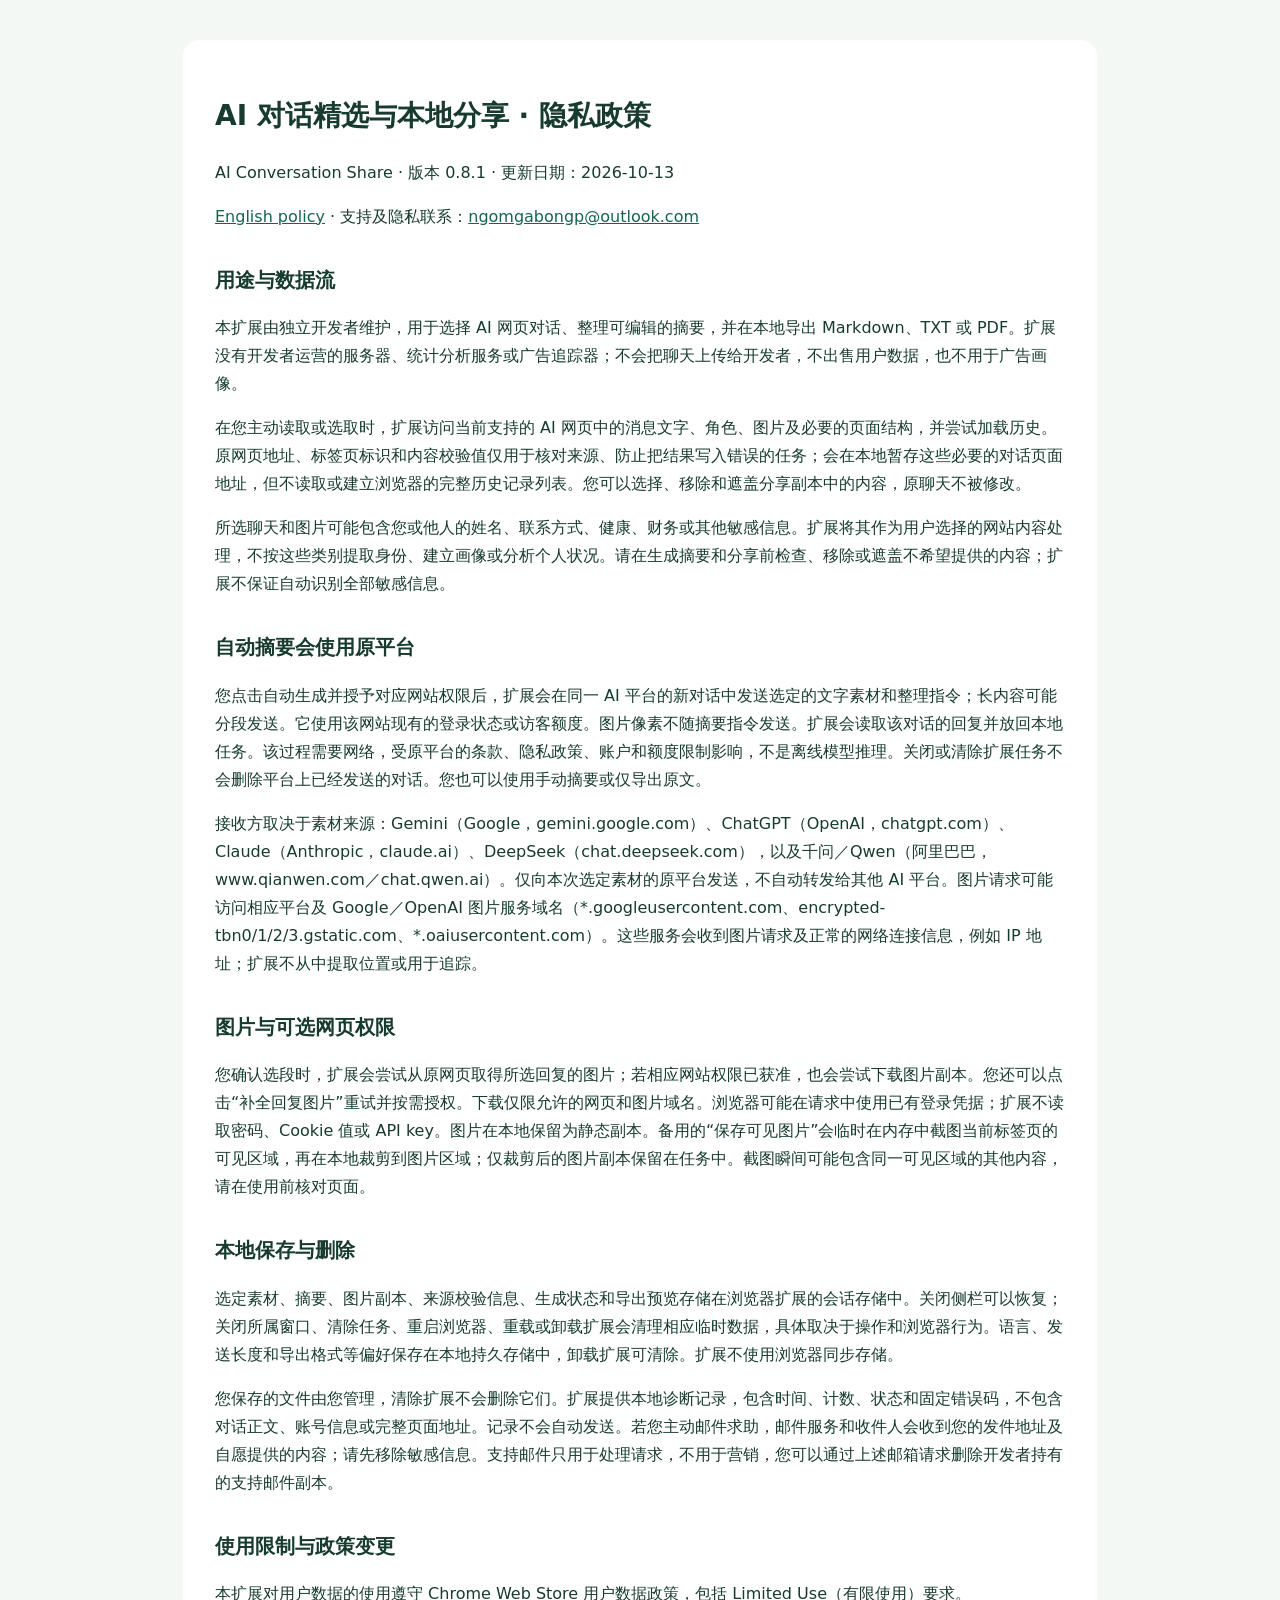
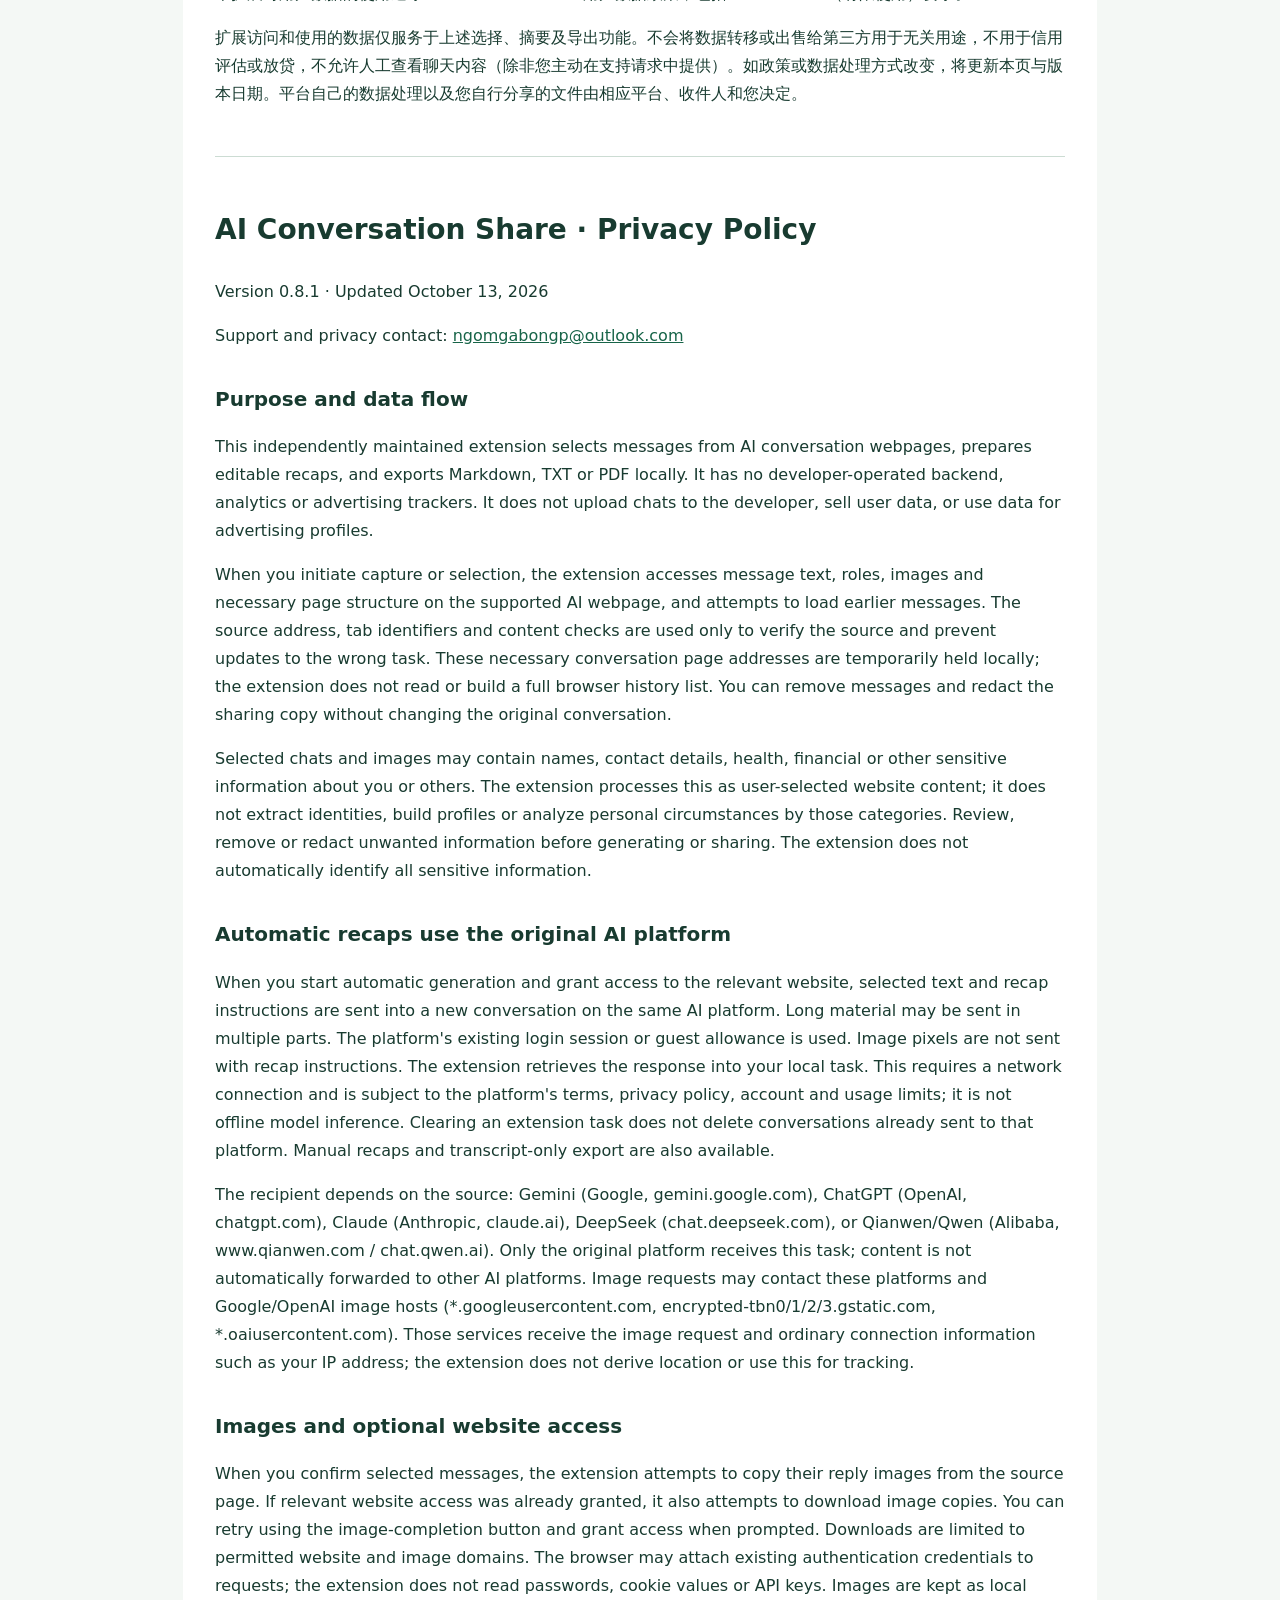
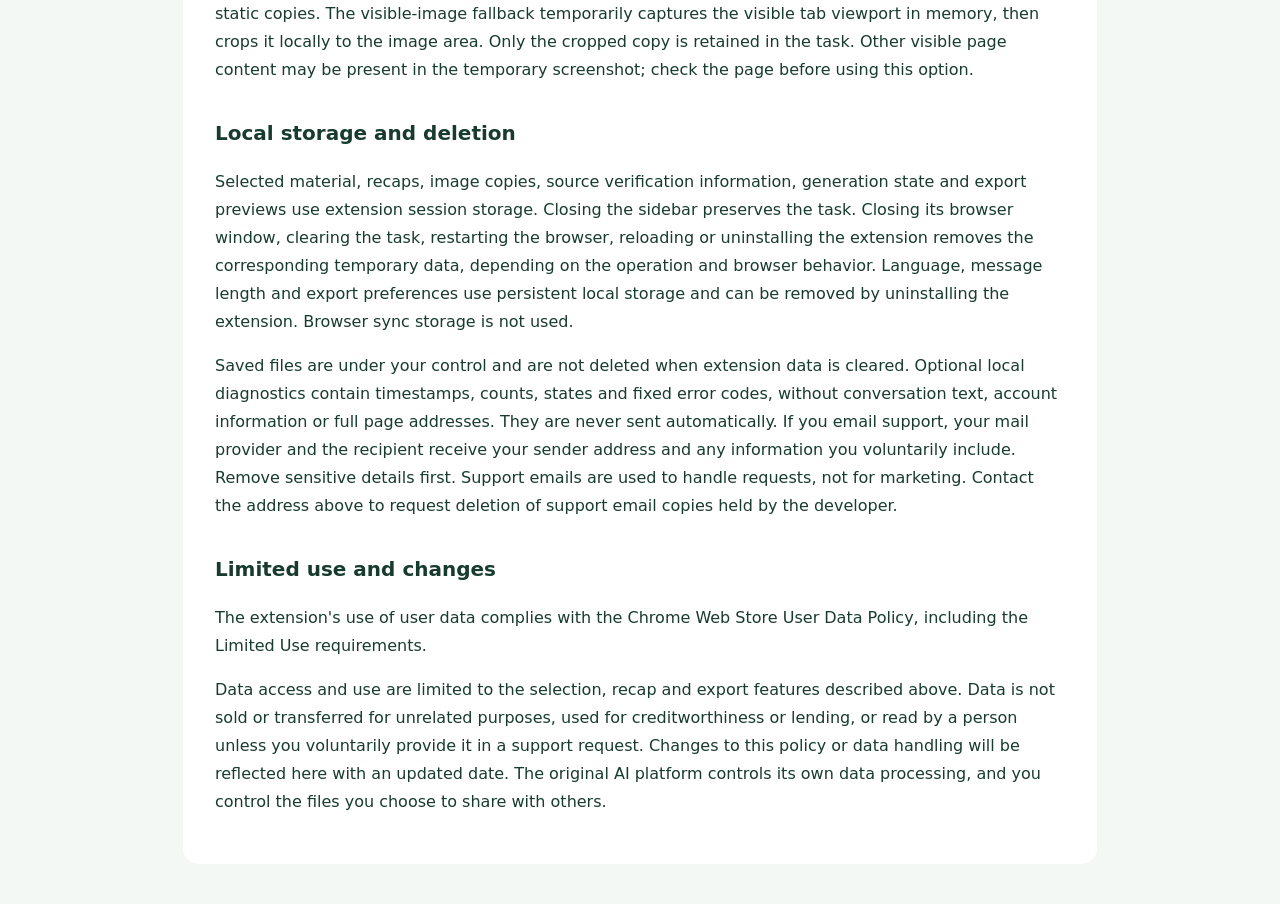
<file: index.html>
<!doctype html>
<html lang="zh-CN"><head><meta charset="utf-8"><meta name="viewport" content="width=device-width,initial-scale=1"><title>AI Conversation Share — 隐私政策 / Privacy Policy</title><link rel="stylesheet" href="privacy.css"></head><body><main>
<h1>AI 对话精选与本地分享 · 隐私政策</h1>
<p>AI Conversation Share · 版本 0.8.1 · 更新日期：2026-10-13</p>
<p><a href="#english">English policy</a> · 支持及隐私联系：<a href="mailto:ngomgabongp@outlook.com">ngomgabongp@outlook.com</a></p>
<h2>用途与数据流</h2>
<p>本扩展由独立开发者维护，用于选择 AI 网页对话、整理可编辑的摘要，并在本地导出 Markdown、TXT 或 PDF。扩展没有开发者运营的服务器、统计分析服务或广告追踪器；不会把聊天上传给开发者，不出售用户数据，也不用于广告画像。</p>
<p>在您主动读取或选取时，扩展访问当前支持的 AI 网页中的消息文字、角色、图片及必要的页面结构，并尝试加载历史。原网页地址、标签页标识和内容校验值仅用于核对来源、防止把结果写入错误的任务；会在本地暂存这些必要的对话页面地址，但不读取或建立浏览器的完整历史记录列表。您可以选择、移除和遮盖分享副本中的内容，原聊天不被修改。</p>
<p>所选聊天和图片可能包含您或他人的姓名、联系方式、健康、财务或其他敏感信息。扩展将其作为用户选择的网站内容处理，不按这些类别提取身份、建立画像或分析个人状况。请在生成摘要和分享前检查、移除或遮盖不希望提供的内容；扩展不保证自动识别全部敏感信息。</p>
<h2>自动摘要会使用原平台</h2>
<p>您点击自动生成并授予对应网站权限后，扩展会在同一 AI 平台的新对话中发送选定的文字素材和整理指令；长内容可能分段发送。它使用该网站现有的登录状态或访客额度。图片像素不随摘要指令发送。扩展会读取该对话的回复并放回本地任务。该过程需要网络，受原平台的条款、隐私政策、账户和额度限制影响，不是离线模型推理。关闭或清除扩展任务不会删除平台上已经发送的对话。您也可以使用手动摘要或仅导出原文。</p>
<p>接收方取决于素材来源：Gemini（Google，gemini.google.com）、ChatGPT（OpenAI，chatgpt.com）、Claude（Anthropic，claude.ai）、DeepSeek（chat.deepseek.com），以及千问／Qwen（阿里巴巴，www.qianwen.com／chat.qwen.ai）。仅向本次选定素材的原平台发送，不自动转发给其他 AI 平台。图片请求可能访问相应平台及 Google／OpenAI 图片服务域名（*.googleusercontent.com、encrypted-tbn0/1/2/3.gstatic.com、*.oaiusercontent.com）。这些服务会收到图片请求及正常的网络连接信息，例如 IP 地址；扩展不从中提取位置或用于追踪。</p>
<h2>图片与可选网页权限</h2>
<p>您确认选段时，扩展会尝试从原网页取得所选回复的图片；若相应网站权限已获准，也会尝试下载图片副本。您还可以点击“补全回复图片”重试并按需授权。下载仅限允许的网页和图片域名。浏览器可能在请求中使用已有登录凭据；扩展不读取密码、Cookie 值或 API key。图片在本地保留为静态副本。备用的“保存可见图片”会临时在内存中截图当前标签页的可见区域，再在本地裁剪到图片区域；仅裁剪后的图片副本保留在任务中。截图瞬间可能包含同一可见区域的其他内容，请在使用前核对页面。</p>
<h2>本地保存与删除</h2>
<p>选定素材、摘要、图片副本、来源校验信息、生成状态和导出预览存储在浏览器扩展的会话存储中。关闭侧栏可以恢复；关闭所属窗口、清除任务、重启浏览器、重载或卸载扩展会清理相应临时数据，具体取决于操作和浏览器行为。语言、发送长度和导出格式等偏好保存在本地持久存储中，卸载扩展可清除。扩展不使用浏览器同步存储。</p>
<p>您保存的文件由您管理，清除扩展不会删除它们。扩展提供本地诊断记录，包含时间、计数、状态和固定错误码，不包含对话正文、账号信息或完整页面地址。记录不会自动发送。若您主动邮件求助，邮件服务和收件人会收到您的发件地址及自愿提供的内容；请先移除敏感信息。支持邮件只用于处理请求，不用于营销，您可以通过上述邮箱请求删除开发者持有的支持邮件副本。</p>
<h2>使用限制与政策变更</h2>
<p>本扩展对用户数据的使用遵守 Chrome Web Store 用户数据政策，包括 Limited Use（有限使用）要求。</p>
<p>扩展访问和使用的数据仅服务于上述选择、摘要及导出功能。不会将数据转移或出售给第三方用于无关用途，不用于信用评估或放贷，不允许人工查看聊天内容（除非您主动在支持请求中提供）。如政策或数据处理方式改变，将更新本页与版本日期。平台自己的数据处理以及您自行分享的文件由相应平台、收件人和您决定。</p>
<hr><section id="english" lang="en">
<h1>AI Conversation Share · Privacy Policy</h1><p>Version 0.8.1 · Updated October 13, 2026</p>
<p>Support and privacy contact: <a href="mailto:ngomgabongp@outlook.com">ngomgabongp@outlook.com</a></p>
<h2>Purpose and data flow</h2>
<p>This independently maintained extension selects messages from AI conversation webpages, prepares editable recaps, and exports Markdown, TXT or PDF locally. It has no developer-operated backend, analytics or advertising trackers. It does not upload chats to the developer, sell user data, or use data for advertising profiles.</p>
<p>When you initiate capture or selection, the extension accesses message text, roles, images and necessary page structure on the supported AI webpage, and attempts to load earlier messages. The source address, tab identifiers and content checks are used only to verify the source and prevent updates to the wrong task. These necessary conversation page addresses are temporarily held locally; the extension does not read or build a full browser history list. You can remove messages and redact the sharing copy without changing the original conversation.</p>
<p>Selected chats and images may contain names, contact details, health, financial or other sensitive information about you or others. The extension processes this as user-selected website content; it does not extract identities, build profiles or analyze personal circumstances by those categories. Review, remove or redact unwanted information before generating or sharing. The extension does not automatically identify all sensitive information.</p>
<h2>Automatic recaps use the original AI platform</h2>
<p>When you start automatic generation and grant access to the relevant website, selected text and recap instructions are sent into a new conversation on the same AI platform. Long material may be sent in multiple parts. The platform's existing login session or guest allowance is used. Image pixels are not sent with recap instructions. The extension retrieves the response into your local task. This requires a network connection and is subject to the platform's terms, privacy policy, account and usage limits; it is not offline model inference. Clearing an extension task does not delete conversations already sent to that platform. Manual recaps and transcript-only export are also available.</p>
<p>The recipient depends on the source: Gemini (Google, gemini.google.com), ChatGPT (OpenAI, chatgpt.com), Claude (Anthropic, claude.ai), DeepSeek (chat.deepseek.com), or Qianwen/Qwen (Alibaba, www.qianwen.com / chat.qwen.ai). Only the original platform receives this task; content is not automatically forwarded to other AI platforms. Image requests may contact these platforms and Google/OpenAI image hosts (*.googleusercontent.com, encrypted-tbn0/1/2/3.gstatic.com, *.oaiusercontent.com). Those services receive the image request and ordinary connection information such as your IP address; the extension does not derive location or use this for tracking.</p>
<h2>Images and optional website access</h2>
<p>When you confirm selected messages, the extension attempts to copy their reply images from the source page. If relevant website access was already granted, it also attempts to download image copies. You can retry using the image-completion button and grant access when prompted. Downloads are limited to permitted website and image domains. The browser may attach existing authentication credentials to requests; the extension does not read passwords, cookie values or API keys. Images are kept as local static copies. The visible-image fallback temporarily captures the visible tab viewport in memory, then crops it locally to the image area. Only the cropped copy is retained in the task. Other visible page content may be present in the temporary screenshot; check the page before using this option.</p>
<h2>Local storage and deletion</h2>
<p>Selected material, recaps, image copies, source verification information, generation state and export previews use extension session storage. Closing the sidebar preserves the task. Closing its browser window, clearing the task, restarting the browser, reloading or uninstalling the extension removes the corresponding temporary data, depending on the operation and browser behavior. Language, message length and export preferences use persistent local storage and can be removed by uninstalling the extension. Browser sync storage is not used.</p>
<p>Saved files are under your control and are not deleted when extension data is cleared. Optional local diagnostics contain timestamps, counts, states and fixed error codes, without conversation text, account information or full page addresses. They are never sent automatically. If you email support, your mail provider and the recipient receive your sender address and any information you voluntarily include. Remove sensitive details first. Support emails are used to handle requests, not for marketing. Contact the address above to request deletion of support email copies held by the developer.</p>
<h2>Limited use and changes</h2>
<p>The extension's use of user data complies with the Chrome Web Store User Data Policy, including the Limited Use requirements.</p>
<p>Data access and use are limited to the selection, recap and export features described above. Data is not sold or transferred for unrelated purposes, used for creditworthiness or lending, or read by a person unless you voluntarily provide it in a support request. Changes to this policy or data handling will be reflected here with an updated date. The original AI platform controls its own data processing, and you control the files you choose to share with others.</p>
</section></main></body></html>
</file>
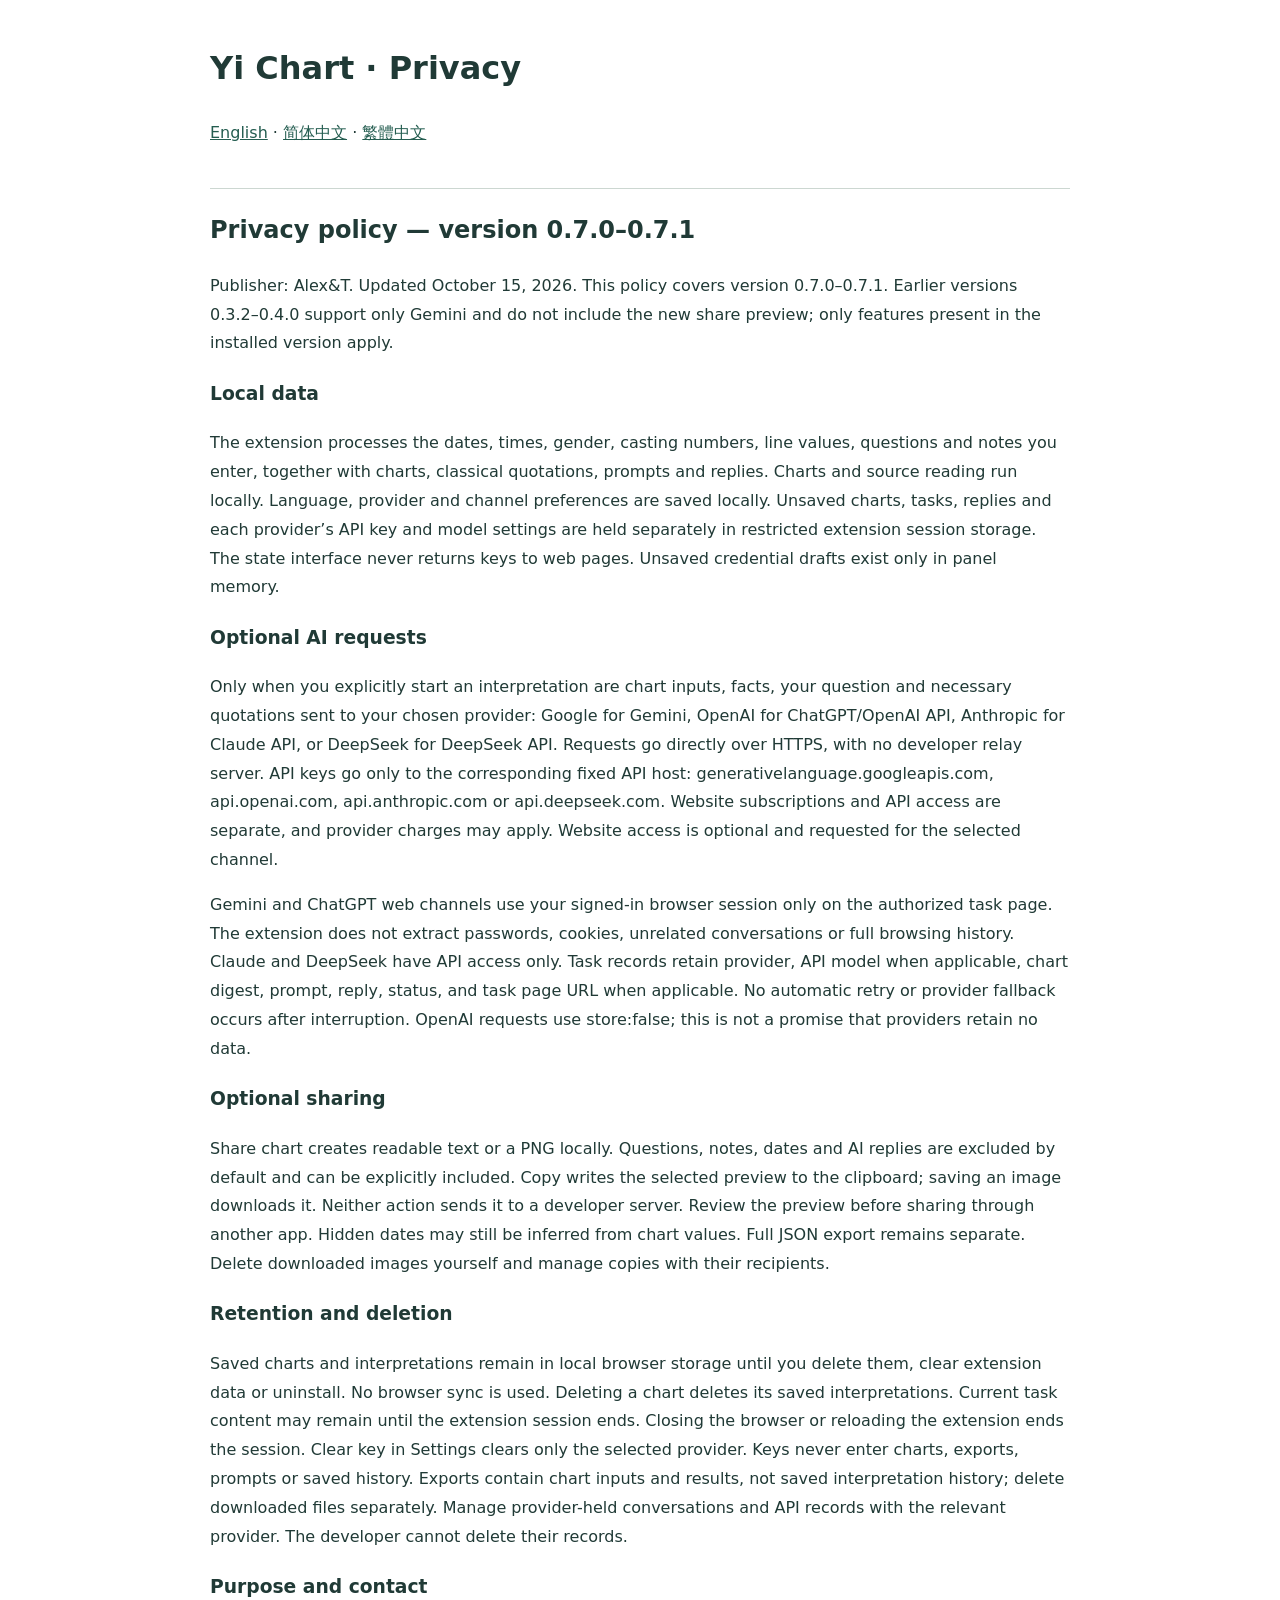
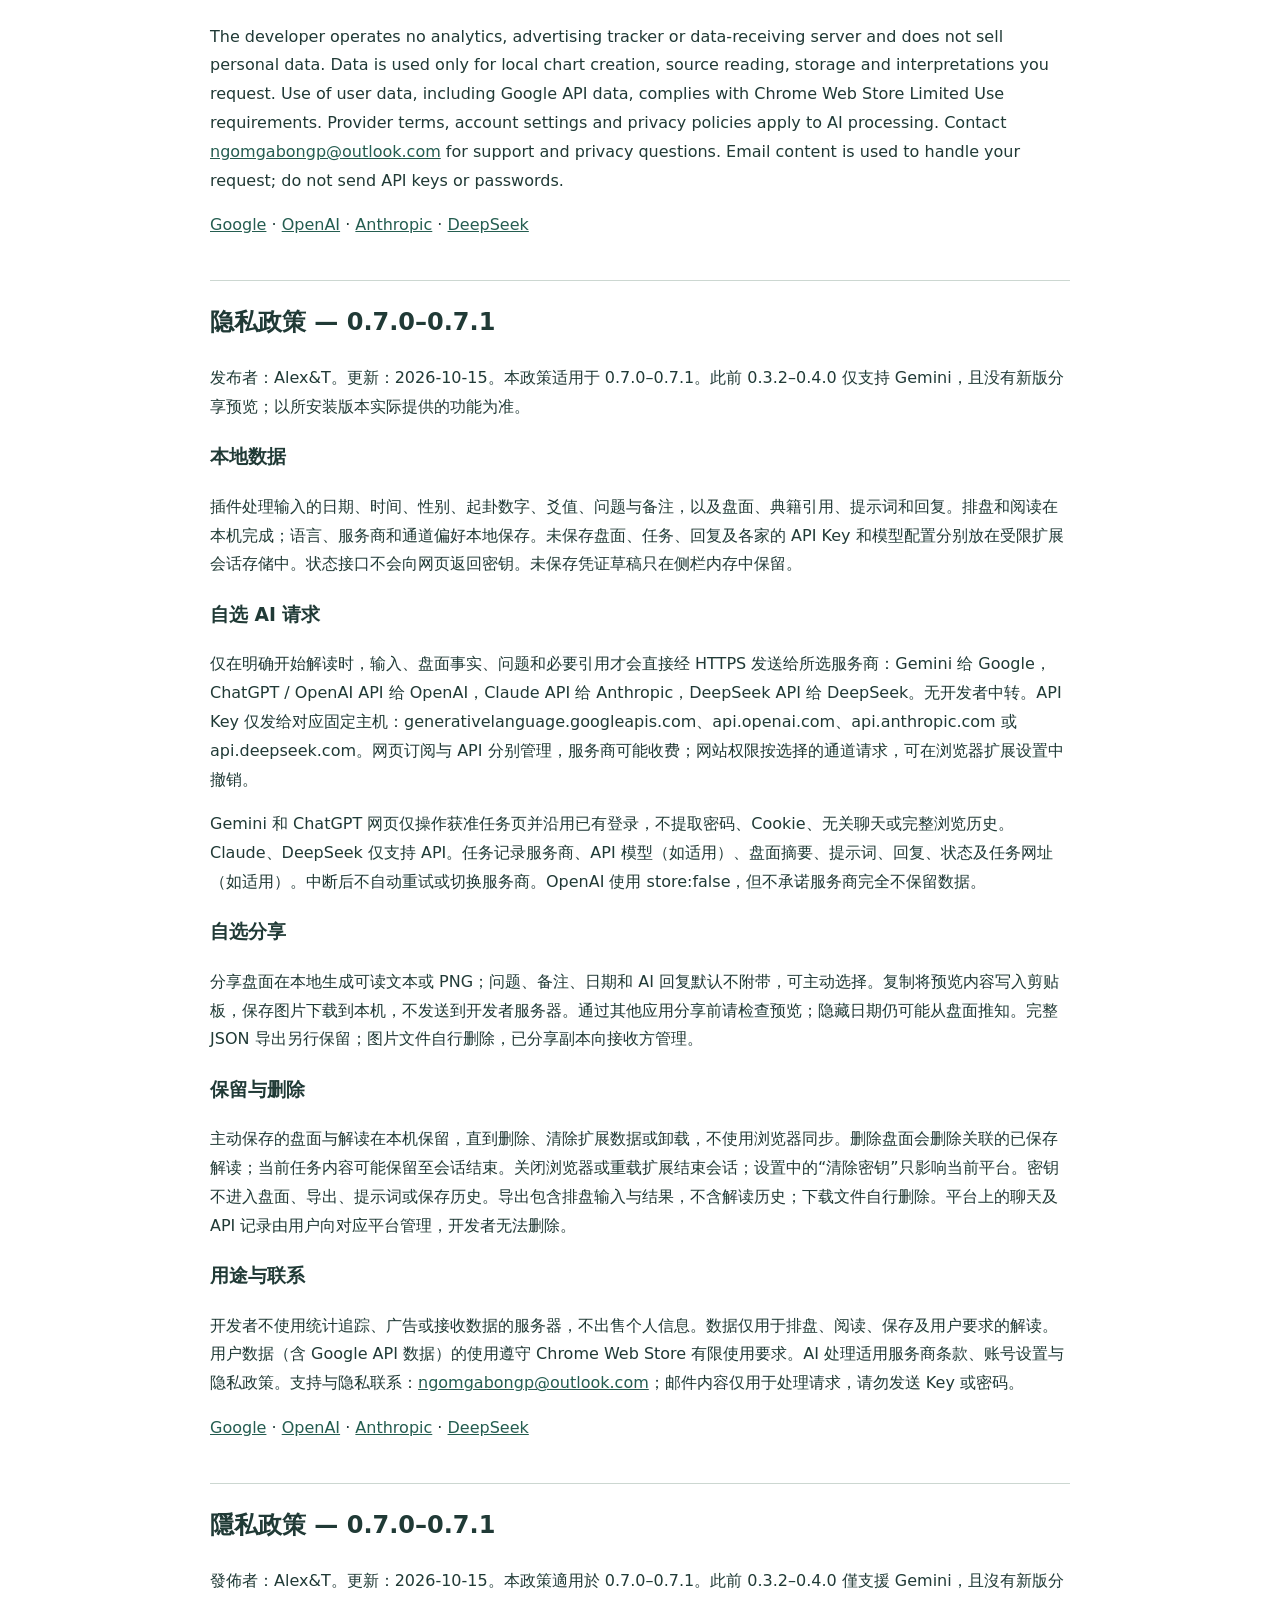
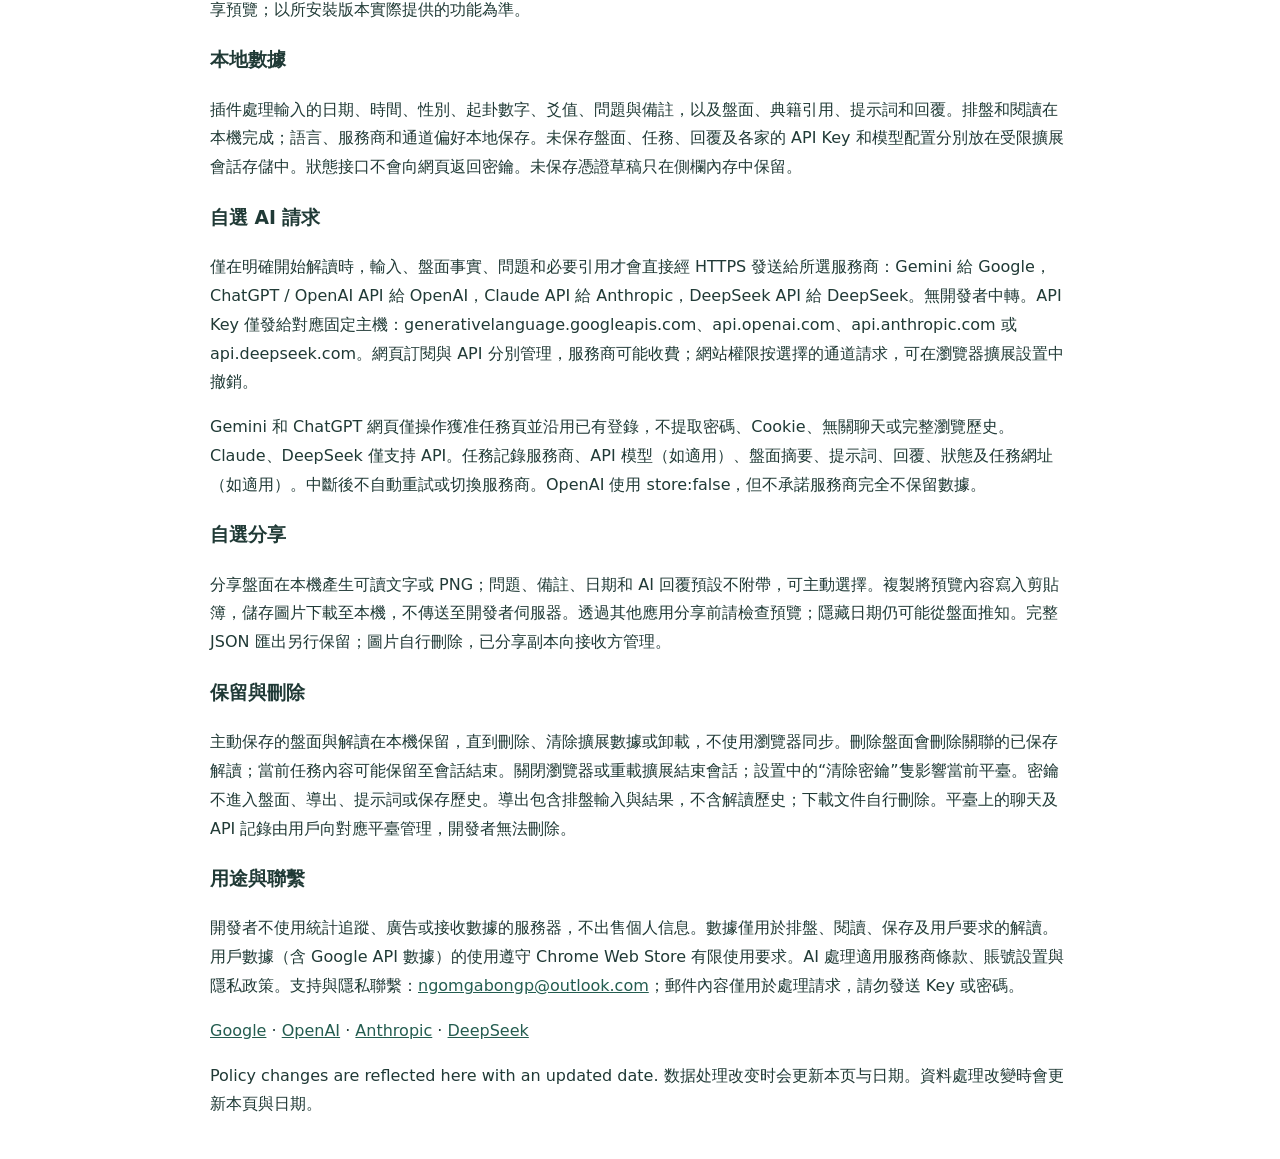
<file: yi-chart/index.html>
<!doctype html><html lang="en"><meta charset="utf-8"><meta name="viewport" content="width=device-width,initial-scale=1"><title>Yi Chart — Privacy 0.7.0–0.7.1</title><style>body{max-width:860px;margin:40px auto;padding:0 24px;font:16px/1.8 system-ui;color:#203a36}section{margin-top:40px;border-top:1px solid #ccd7d1}a{color:#245d50}</style><h1>Yi Chart · Privacy</h1><nav><a href="#en">English</a> · <a href="#cn">简体中文</a> · <a href="#tw">繁體中文</a></nav><section id="en" lang="en"><h2>Privacy policy — version 0.7.0–0.7.1</h2><p>Publisher: Alex&amp;T. Updated October 15, 2026. This policy covers version 0.7.0–0.7.1. Earlier versions 0.3.2–0.4.0 support only Gemini and do not include the new share preview; only features present in the installed version apply.</p><h3>Local data</h3><p>The extension processes the dates, times, gender, casting numbers, line values, questions and notes you enter, together with charts, classical quotations, prompts and replies. Charts and source reading run locally. Language, provider and channel preferences are saved locally. Unsaved charts, tasks, replies and each provider’s API key and model settings are held separately in restricted extension session storage. The state interface never returns keys to web pages. Unsaved credential drafts exist only in panel memory.</p><h3>Optional AI requests</h3><p>Only when you explicitly start an interpretation are chart inputs, facts, your question and necessary quotations sent to your chosen provider: Google for Gemini, OpenAI for ChatGPT/OpenAI API, Anthropic for Claude API, or DeepSeek for DeepSeek API. Requests go directly over HTTPS, with no developer relay server. API keys go only to the corresponding fixed API host: generativelanguage.googleapis.com, api.openai.com, api.anthropic.com or api.deepseek.com. Website subscriptions and API access are separate, and provider charges may apply. Website access is optional and requested for the selected channel.</p><p>Gemini and ChatGPT web channels use your signed-in browser session only on the authorized task page. The extension does not extract passwords, cookies, unrelated conversations or full browsing history. Claude and DeepSeek have API access only. Task records retain provider, API model when applicable, chart digest, prompt, reply, status, and task page URL when applicable. No automatic retry or provider fallback occurs after interruption. OpenAI requests use store:false; this is not a promise that providers retain no data.</p><h3>Optional sharing</h3><p>Share chart creates readable text or a PNG locally. Questions, notes, dates and AI replies are excluded by default and can be explicitly included. Copy writes the selected preview to the clipboard; saving an image downloads it. Neither action sends it to a developer server. Review the preview before sharing through another app. Hidden dates may still be inferred from chart values. Full JSON export remains separate. Delete downloaded images yourself and manage copies with their recipients.</p><h3>Retention and deletion</h3><p>Saved charts and interpretations remain in local browser storage until you delete them, clear extension data or uninstall. No browser sync is used. Deleting a chart deletes its saved interpretations. Current task content may remain until the extension session ends. Closing the browser or reloading the extension ends the session. Clear key in Settings clears only the selected provider. Keys never enter charts, exports, prompts or saved history. Exports contain chart inputs and results, not saved interpretation history; delete downloaded files separately. Manage provider-held conversations and API records with the relevant provider. The developer cannot delete their records.</p><h3>Purpose and contact</h3><p>The developer operates no analytics, advertising tracker or data-receiving server and does not sell personal data. Data is used only for local chart creation, source reading, storage and interpretations you request. Use of user data, including Google API data, complies with Chrome Web Store Limited Use requirements. Provider terms, account settings and privacy policies apply to AI processing. Contact <a href="mailto:ngomgabongp@outlook.com">ngomgabongp@outlook.com</a> for support and privacy questions. Email content is used to handle your request; do not send API keys or passwords.</p><p><a href="https://policies.google.com/privacy">Google</a> · <a href="https://openai.com/policies/privacy-policy/">OpenAI</a> · <a href="https://www.anthropic.com/legal/privacy">Anthropic</a> · <a href="https://cdn.deepseek.com/policies/en-US/deepseek-privacy-policy.html">DeepSeek</a></p></section><section id="cn" lang="zh-CN"><h2>隐私政策 — 0.7.0–0.7.1</h2><p>发布者：Alex&amp;T。更新：2026-10-15。本政策适用于 0.7.0–0.7.1。此前 0.3.2–0.4.0 仅支持 Gemini，且没有新版分享预览；以所安装版本实际提供的功能为准。</p><h3>本地数据</h3><p>插件处理输入的日期、时间、性别、起卦数字、爻值、问题与备注，以及盘面、典籍引用、提示词和回复。排盘和阅读在本机完成；语言、服务商和通道偏好本地保存。未保存盘面、任务、回复及各家的 API Key 和模型配置分别放在受限扩展会话存储中。状态接口不会向网页返回密钥。未保存凭证草稿只在侧栏内存中保留。</p><h3>自选 AI 请求</h3><p>仅在明确开始解读时，输入、盘面事实、问题和必要引用才会直接经 HTTPS 发送给所选服务商：Gemini 给 Google，ChatGPT / OpenAI API 给 OpenAI，Claude API 给 Anthropic，DeepSeek API 给 DeepSeek。无开发者中转。API Key 仅发给对应固定主机：generativelanguage.googleapis.com、api.openai.com、api.anthropic.com 或 api.deepseek.com。网页订阅与 API 分别管理，服务商可能收费；网站权限按选择的通道请求，可在浏览器扩展设置中撤销。</p><p>Gemini 和 ChatGPT 网页仅操作获准任务页并沿用已有登录，不提取密码、Cookie、无关聊天或完整浏览历史。Claude、DeepSeek 仅支持 API。任务记录服务商、API 模型（如适用）、盘面摘要、提示词、回复、状态及任务网址（如适用）。中断后不自动重试或切换服务商。OpenAI 使用 store:false，但不承诺服务商完全不保留数据。</p><h3>自选分享</h3><p>分享盘面在本地生成可读文本或 PNG；问题、备注、日期和 AI 回复默认不附带，可主动选择。复制将预览内容写入剪贴板，保存图片下载到本机，不发送到开发者服务器。通过其他应用分享前请检查预览；隐藏日期仍可能从盘面推知。完整 JSON 导出另行保留；图片文件自行删除，已分享副本向接收方管理。</p><h3>保留与删除</h3><p>主动保存的盘面与解读在本机保留，直到删除、清除扩展数据或卸载，不使用浏览器同步。删除盘面会删除关联的已保存解读；当前任务内容可能保留至会话结束。关闭浏览器或重载扩展结束会话；设置中的“清除密钥”只影响当前平台。密钥不进入盘面、导出、提示词或保存历史。导出包含排盘输入与结果，不含解读历史；下载文件自行删除。平台上的聊天及 API 记录由用户向对应平台管理，开发者无法删除。</p><h3>用途与联系</h3><p>开发者不使用统计追踪、广告或接收数据的服务器，不出售个人信息。数据仅用于排盘、阅读、保存及用户要求的解读。用户数据（含 Google API 数据）的使用遵守 Chrome Web Store 有限使用要求。AI 处理适用服务商条款、账号设置与隐私政策。支持与隐私联系：<a href="mailto:ngomgabongp@outlook.com">ngomgabongp@outlook.com</a>；邮件内容仅用于处理请求，请勿发送 Key 或密码。</p><p><a href="https://policies.google.com/privacy">Google</a> · <a href="https://openai.com/policies/privacy-policy/">OpenAI</a> · <a href="https://www.anthropic.com/legal/privacy">Anthropic</a> · <a href="https://cdn.deepseek.com/policies/en-US/deepseek-privacy-policy.html">DeepSeek</a></p></section><section id="tw" lang="zh-TW"><h2>隱私政策 — 0.7.0–0.7.1</h2><p>發佈者：Alex&amp;T。更新：2026-10-15。本政策適用於 0.7.0–0.7.1。此前 0.3.2–0.4.0 僅支援 Gemini，且沒有新版分享預覽；以所安裝版本實際提供的功能為準。</p><h3>本地數據</h3><p>插件處理輸入的日期、時間、性別、起卦數字、爻值、問題與備註，以及盤面、典籍引用、提示詞和回覆。排盤和閱讀在本機完成；語言、服務商和通道偏好本地保存。未保存盤面、任務、回覆及各家的 API Key 和模型配置分別放在受限擴展會話存儲中。狀態接口不會向網頁返回密鑰。未保存憑證草稿只在側欄內存中保留。</p><h3>自選 AI 請求</h3><p>僅在明確開始解讀時，輸入、盤面事實、問題和必要引用才會直接經 HTTPS 發送給所選服務商：Gemini 給 Google，ChatGPT / OpenAI API 給 OpenAI，Claude API 給 Anthropic，DeepSeek API 給 DeepSeek。無開發者中轉。API Key 僅發給對應固定主機：generativelanguage.googleapis.com、api.openai.com、api.anthropic.com 或 api.deepseek.com。網頁訂閱與 API 分別管理，服務商可能收費；網站權限按選擇的通道請求，可在瀏覽器擴展設置中撤銷。</p><p>Gemini 和 ChatGPT 網頁僅操作獲准任務頁並沿用已有登錄，不提取密碼、Cookie、無關聊天或完整瀏覽歷史。Claude、DeepSeek 僅支持 API。任務記錄服務商、API 模型（如適用）、盤面摘要、提示詞、回覆、狀態及任務網址（如適用）。中斷後不自動重試或切換服務商。OpenAI 使用 store:false，但不承諾服務商完全不保留數據。</p><h3>自選分享</h3><p>分享盤面在本機產生可讀文字或 PNG；問題、備註、日期和 AI 回覆預設不附帶，可主動選擇。複製將預覽內容寫入剪貼簿，儲存圖片下載至本機，不傳送至開發者伺服器。透過其他應用分享前請檢查預覽；隱藏日期仍可能從盤面推知。完整 JSON 匯出另行保留；圖片自行刪除，已分享副本向接收方管理。</p><h3>保留與刪除</h3><p>主動保存的盤面與解讀在本機保留，直到刪除、清除擴展數據或卸載，不使用瀏覽器同步。刪除盤面會刪除關聯的已保存解讀；當前任務內容可能保留至會話結束。關閉瀏覽器或重載擴展結束會話；設置中的“清除密鑰”隻影響當前平臺。密鑰不進入盤面、導出、提示詞或保存歷史。導出包含排盤輸入與結果，不含解讀歷史；下載文件自行刪除。平臺上的聊天及 API 記錄由用戶向對應平臺管理，開發者無法刪除。</p><h3>用途與聯繫</h3><p>開發者不使用統計追蹤、廣告或接收數據的服務器，不出售個人信息。數據僅用於排盤、閱讀、保存及用戶要求的解讀。用戶數據（含 Google API 數據）的使用遵守 Chrome Web Store 有限使用要求。AI 處理適用服務商條款、賬號設置與隱私政策。支持與隱私聯繫：<a href="mailto:ngomgabongp@outlook.com">ngomgabongp@outlook.com</a>；郵件內容僅用於處理請求，請勿發送 Key 或密碼。</p><p><a href="https://policies.google.com/privacy">Google</a> · <a href="https://openai.com/policies/privacy-policy/">OpenAI</a> · <a href="https://www.anthropic.com/legal/privacy">Anthropic</a> · <a href="https://cdn.deepseek.com/policies/en-US/deepseek-privacy-policy.html">DeepSeek</a></p></section><p>Policy changes are reflected here with an updated date. 数据处理改变时会更新本页与日期。資料處理改變時會更新本頁與日期。</p></html>
</file>
<file: privacy.css>
body{margin:0;background:#f4f8f5;color:#183b30;font:16px/1.75 system-ui,sans-serif}main{max-width:850px;margin:40px auto;padding:32px;background:white;border-radius:16px}h1{font-size:28px}h2{font-size:20px;margin-top:32px}a{color:#176448}hr{margin:48px 0;border:0;border-top:1px solid #ccdcd3}@media(max-width:600px){main{margin:0;padding:22px;border-radius:0}}
</file>
